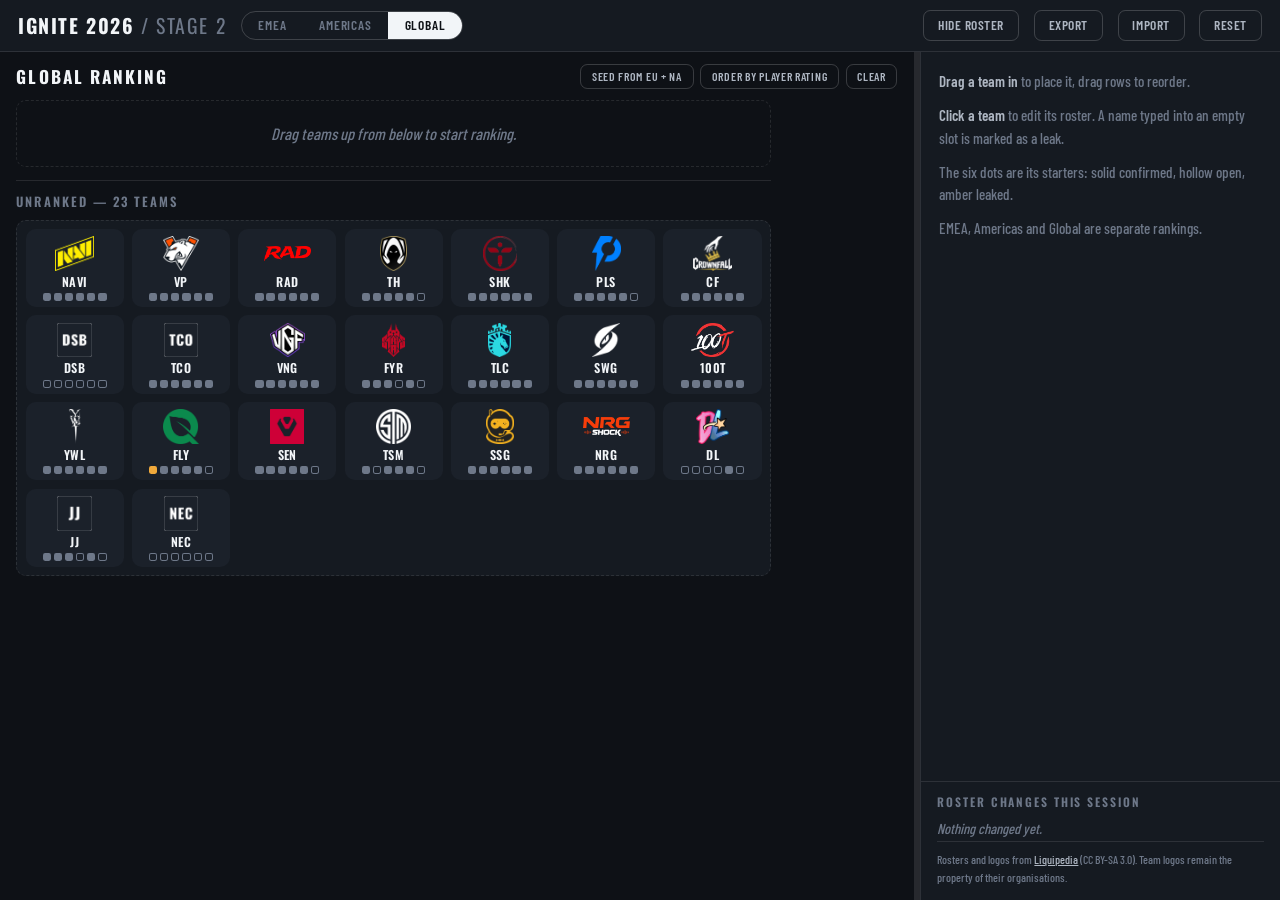
<file: docs/index.html>
<!doctype html>
<html lang="en">
<head>
<meta charset="utf-8">
<meta http-equiv="Cache-Control" content="no-cache">
<meta name="viewport" content="width=device-width,initial-scale=1">
<title>Ignite 2026 Stage 2 — Power Ranking</title>
<meta name="description" content="Drag-to-rank tier list for Marvel Rivals Ignite 2026 Stage 2, with live-editable rosters.">
<link rel="stylesheet" href="style.css?v=7f4ed13632">
</head>
<body>
<div class="app">
  <header>
    <div class="brand">Ignite 2026 <span>/ Stage 2</span></div>
    <div class="seg" id="modes">
      <button data-m="EU" aria-pressed="false">EMEA</button>
      <button data-m="NA" aria-pressed="false">Americas</button>
      <button data-m="GLOBAL" aria-pressed="true">Global</button>
    </div>
    <div class="spacer" style="flex:1"></div>
    <button class="tool" id="togglepanel">Hide roster</button>
    <button class="tool" id="export">Export</button>
    <button class="tool" id="import">Import</button>
    <button class="tool" id="reset">Reset</button>
    <input type="file" id="file" accept="application/json" hidden>
  </header>

  <div class="main">
    <div class="board" id="board"></div>
    <div class="resizer" id="resizer" title="Drag to resize. Double-click to reset."></div>
    <aside class="side">
      <div id="panel" class="hint">
        <p><b>Drag a team in</b> to place it, drag rows to reorder.</p>
        <p><b>Click a team</b> to edit its roster. A name typed into an empty slot
           is marked as a leak.</p>
        <p>The six dots are its starters: solid confirmed, hollow open, amber leaked.</p>
        <p>EMEA, Americas and Global are separate rankings.</p>
      </div>
      <div class="log">
        <h3>Roster changes this session</h3>
        <ol id="log"><li class="empty-note">Nothing changed yet.</li></ol>
        <p class="credit">Rosters and logos from
          <a href="https://liquipedia.net/marvelrivals/" rel="noopener">Liquipedia</a>
          (CC BY-SA 3.0). Team logos remain the property of their organisations.</p>
      </div>
    </aside>
  </div>
</div>
<script src="app.js?v=0f89e832b2"></script>
</body>
</html>
</file>
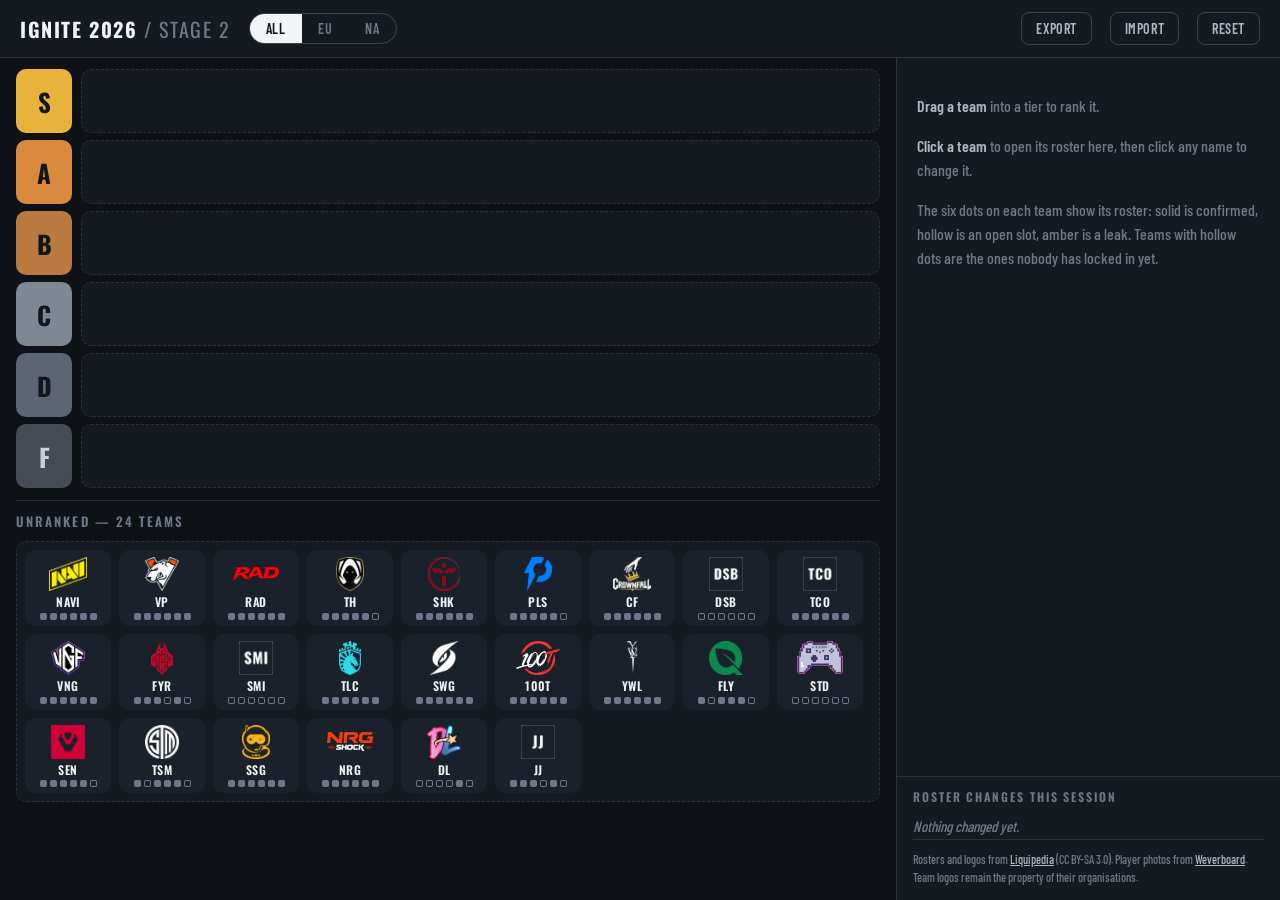
<file: site/index.html>
<!doctype html>
<html lang="en">
<head>
<meta charset="utf-8">
<meta name="viewport" content="width=device-width,initial-scale=1">
<title>Ignite 2026 Stage 2 — Power Ranking</title>
<meta name="description" content="Drag-to-rank tier list for Marvel Rivals Ignite 2026 Stage 2, with live-editable rosters.">
<link rel="stylesheet" href="style.css">
</head>
<body>
<div class="app">
  <header>
    <div class="brand">Ignite 2026 <span>/ Stage 2</span></div>
    <div class="seg" id="regions">
      <button data-r="ALL" aria-pressed="true">All</button>
      <button data-r="EU" aria-pressed="false">EU</button>
      <button data-r="NA" aria-pressed="false">NA</button>
    </div>
    <div class="spacer" style="flex:1"></div>
    <button class="tool" id="export">Export</button>
    <button class="tool" id="import">Import</button>
    <button class="tool" id="reset">Reset</button>
    <input type="file" id="file" accept="application/json" hidden>
  </header>

  <div class="main">
    <div class="board" id="board"></div>
    <aside class="side">
      <div id="panel" class="hint">
        <p><b>Drag a team</b> into a tier to rank it.</p>
        <p><b>Click a team</b> to open its roster here, then click any name to change it.</p>
        <p>The six dots on each team show its roster: solid is confirmed, hollow is an
           open slot, amber is a leak. Teams with hollow dots are the ones nobody
           has locked in yet.</p>
      </div>
      <div class="log">
        <h3>Roster changes this session</h3>
        <ol id="log"><li class="empty-note">Nothing changed yet.</li></ol>
        <p class="credit">Rosters and logos from
          <a href="https://liquipedia.net/marvelrivals/" rel="noopener">Liquipedia</a>
          (CC BY-SA 3.0). Player photos from
          <a href="https://arianwever.com/teams" rel="noopener">Weverboard</a>.
          Team logos remain the property of their organisations.</p>
      </div>
    </aside>
  </div>
</div>
<script src="app.js"></script>
</body>
</html>
</file>
<file: docs/style.css>
/* Ignite Stage 2 power ranking.
   Sized in rem off a viewport-scaled root, so the whole board grows on a large
   monitor instead of sitting tiny in the middle of it. */

@font-face { font-family:"Oswald"; src:url("fonts/Oswald[wght].ttf") format("truetype");
             font-weight:200 700; font-display:swap; }
@font-face { font-family:"Barlow C"; src:url("fonts/BarlowCondensed-Medium.ttf") format("truetype");
             font-weight:500; font-display:swap; }
@font-face { font-family:"Barlow C"; src:url("fonts/BarlowCondensed-SemiBold.ttf") format("truetype");
             font-weight:600; font-display:swap; }
@font-face { font-family:"Barlow C"; src:url("fonts/BarlowCondensed-Bold.ttf") format("truetype");
             font-weight:700; font-display:swap; }

:root{
  --bg:#0E1116; --panel:#151A21; --panel2:#1B212A;
  --line:rgba(255,255,255,.10); --line2:rgba(255,255,255,.18);
  --ink:#F2F5F8; --ink2:#AEB6C2; --ink3:#6E7889;
  --duelist:#E2523A; --vanguard:#4A90D9; --strategist:#3FB984;
  --leak:#F0A93B; --ok:#3FB984;
  --s:#E8B33A; --a:#D98A3D; --b:#B9793F; --c:#7E8794; --d:#5D6572; --f:#464C56;
  --r:.6rem; --panelw:384px;
}
/* everything downstream is rem, so this one line scales the whole board */
html{font-size:clamp(15px, 0.5vw + 10px, 24px)}
*{box-sizing:border-box}
html,body{height:100%}
body{
  margin:0;background:var(--bg);color:var(--ink);
  font-family:"Barlow C",system-ui,sans-serif;font-size:1rem;
  -webkit-font-smoothing:antialiased;overflow:hidden;
}
button,input{font:inherit;color:inherit}
button{background:none;border:0;cursor:pointer}
body.resizing{cursor:col-resize;user-select:none}
body.resizing *{pointer-events:none}
body.resizing #resizer{pointer-events:auto}

/* ---------- shell ---------- */
.app{display:grid;grid-template-rows:auto 1fr;height:100vh}
header{
  display:flex;align-items:center;gap:.9rem;flex-wrap:wrap;
  padding:.6rem 1.1rem;border-bottom:1px solid var(--line);background:var(--panel);
}
.brand{font-family:"Oswald";font-weight:700;font-size:1.2rem;letter-spacing:.08em;
       text-transform:uppercase;white-space:nowrap}
.brand span{color:var(--ink3);font-weight:400}
.seg{display:flex;border:1px solid var(--line2);border-radius:999px;
     overflow:hidden;flex:none}
.seg button{padding:.35rem 1rem;font-weight:600;font-size:.82rem;letter-spacing:.06em;
            text-transform:uppercase;color:var(--ink3);white-space:nowrap}
.seg button[aria-pressed="true"]{background:var(--ink);color:#0E1116}
.tool{padding:.4rem .85rem;border:1px solid var(--line2);border-radius:.45rem;
      font-weight:600;font-size:.82rem;letter-spacing:.04em;text-transform:uppercase;
      color:var(--ink2);white-space:nowrap;flex:none}
.tool:hover{border-color:var(--ink3);color:var(--ink)}
.tool.sm{padding:.28rem .65rem;font-size:.72rem;letter-spacing:.06em}

.main{display:grid;grid-template-columns:1fr .38rem var(--panelw);overflow:hidden}
body.panel-hidden .main{grid-template-columns:1fr 0 0}
body.panel-hidden .side,body.panel-hidden .resizer{display:none}
.board{overflow-y:auto;padding:.7rem 1rem 1.2rem;min-width:0}
.resizer{background:var(--line);cursor:col-resize;transition:background .12s}
.resizer:hover{background:var(--ink3)}
.side{border-left:1px solid var(--line);background:var(--panel);
      overflow-y:auto;display:flex;flex-direction:column;min-width:0}

/* ---------- ordered ranking ---------- */
.board-head{display:flex;align-items:center;gap:.9rem;flex-wrap:wrap;margin:0 0 .65rem}
.board-head h2{font-family:"Oswald";font-weight:700;font-size:1.05rem;letter-spacing:.12em;
               text-transform:uppercase;margin:0;color:var(--ink)}
.board-tools{display:flex;gap:.4rem;margin-left:auto;flex-wrap:wrap}

.ranking{list-style:none;margin:0 0 .25rem;padding:0}
.rank-row{
  display:flex;align-items:center;gap:.8rem;max-width:46rem;
  padding:.35rem .9rem .35rem .25rem;
  background:var(--panel);border:1px solid transparent;border-radius:var(--r);
  margin-bottom:.25rem;cursor:grab;position:relative;
}
.rank-row:hover{border-color:var(--line2)}
.rank-row:focus-visible,.team:focus-visible,.tool:focus-visible,
.seg button:focus-visible,.rk:focus-visible,.chip:focus-visible{
  outline:2px solid var(--ink);outline-offset:2px}
.rank-row.sel{border-color:var(--ink);background:#222A34}
.rank-row.drag{opacity:.35}
.rank-row.ins-before{box-shadow:0 -3px 0 -1px var(--leak)}
.rank-row.ins-after{box-shadow:0 3px 0 -1px var(--leak)}
.place{width:2.6rem;flex:none;text-align:center;font-family:"Oswald";font-weight:700;
       font-size:1.5rem;color:var(--ink);font-variant-numeric:tabular-nums}
.rank-row img{width:2.35rem;height:1.85rem;object-fit:contain;flex:none;pointer-events:none}
.rname{font-family:"Oswald";font-weight:600;font-size:1.05rem;letter-spacing:.03em;
       text-transform:uppercase;flex:1;min-width:0;pointer-events:none;
       overflow:hidden;text-overflow:ellipsis;white-space:nowrap}
.rank-row .reg{margin-left:auto}
.reg{font-size:.66rem;font-weight:700;letter-spacing:.12em;color:var(--ink3);
     border:1px solid var(--line);border-radius:.3rem;padding:.1rem .45rem;flex:none}
.drop-hint{padding:1.4rem;text-align:center;color:var(--ink3);font-style:italic;
           border:1px dashed var(--line);border-radius:var(--r);max-width:46rem}

/* ---------- pool ---------- */
.pool-wrap{margin-top:.8rem;border-top:1px solid var(--line);padding-top:.65rem;max-width:46rem}
.pool-title{font-family:"Oswald";font-weight:600;font-size:.78rem;letter-spacing:.16em;
            text-transform:uppercase;color:var(--ink3);margin:0 0 .55rem}
.pool{min-height:4.5rem;max-width:46rem;border:1px dashed var(--line);border-radius:var(--r);
      background:var(--panel);padding:.5rem;display:grid;
      grid-template-columns:repeat(auto-fill,minmax(5.8rem,1fr));gap:.5rem;
      align-content:flex-start}
.pool.over{border-color:var(--ink3);background:var(--panel2)}
.team{
  position:relative;padding:.4rem .25rem .3rem;border-radius:var(--r);
  background:var(--panel2);border:1px solid transparent;cursor:grab;
  display:flex;flex-direction:column;align-items:center;gap:.25rem;
}
.team:hover{border-color:var(--line2)}
.team.sel{border-color:var(--ink);background:#222A34}
.team.drag{opacity:.35}
.team img{width:2.85rem;height:2.1rem;object-fit:contain;pointer-events:none}
.team .nm{font-family:"Oswald";font-weight:600;font-size:.75rem;letter-spacing:.04em;
          text-transform:uppercase;text-align:center;line-height:1.15;
          color:var(--ink);pointer-events:none}

/* ---------- the six starter boxes ---------- */
/* Roster state only: solid confirmed, hollow open, amber leaked. */
.pips{display:flex;gap:.18rem;pointer-events:none;flex:none}
.pip{width:.5rem;height:.5rem;border-radius:.13rem;background:var(--ink3)}
.pip.empty{background:none;box-shadow:inset 0 0 0 1px var(--ink3)}
.pip.leak{background:var(--leak)}

/* ---------- roster panel ---------- */
.rp{padding:.8rem 1rem}
.rp-head{display:flex;align-items:center;gap:.7rem;margin-bottom:.2rem}
.rp-head img{width:3rem;height:2.5rem;object-fit:contain;flex:none}
.rp-name{font-family:"Oswald";font-weight:700;font-size:1.35rem;letter-spacing:.03em;
         text-transform:uppercase;line-height:1.05}
.rp-place{font-family:"Oswald";font-weight:600;font-size:.8rem;letter-spacing:.1em;
          text-transform:uppercase;color:var(--leak);margin-top:.1rem}
.rp-meta{font-size:.82rem;color:var(--ink3);letter-spacing:.08em;text-transform:uppercase;
         font-weight:600;margin-bottom:.7rem}
.rp-warn{background:rgba(240,169,59,.12);border:1px solid rgba(240,169,59,.4);
         color:var(--leak);border-radius:.45rem;padding:.5rem .6rem;font-size:.85rem;
         font-weight:600;margin-bottom:.7rem}
.rp-avg{display:flex;align-items:center;gap:.5rem;margin:-.3rem 0 .7rem;
        font-size:.82rem;color:var(--ink3);letter-spacing:.04em;
        text-transform:uppercase;font-weight:600}
.rp-avg b{font-family:"Oswald";font-size:.95rem;width:1.6rem;height:1.6rem;
          border-radius:.35rem;display:flex;align-items:center;justify-content:center;
          color:#12151A}
.rp-avg b[data-t="S"]{background:var(--s)} .rp-avg b[data-t="A"]{background:var(--a)}
.rp-avg b[data-t="B"]{background:var(--b)} .rp-avg b[data-t="C"]{background:var(--c)}
.rp-avg b[data-t="D"]{background:var(--d)}
.rp-avg b[data-t="F"]{background:var(--f);color:#C9CFD8}
.rp-avg span{text-transform:none;letter-spacing:0;font-weight:500}

.grp{margin-bottom:.55rem}
.grp-h{display:flex;align-items:center;gap:.45rem;margin-bottom:.25rem}
.grp-h img{width:1.15rem;height:1rem;object-fit:contain}
.grp-h span{font-family:"Oswald";font-weight:600;font-size:.72rem;letter-spacing:.16em;
            text-transform:uppercase}
.grp[data-r="DPS"] .grp-h span{color:var(--duelist)}
.grp[data-r="Tank"] .grp-h span{color:var(--vanguard)}
.grp[data-r="Support"] .grp-h span{color:var(--strategist)}
.grp[data-r="Flex"] .grp-h span{color:#9B7BD4}

.row{display:flex;align-items:center;gap:.35rem;padding:.12rem 0}
.row input{
  flex:1;min-width:6.5rem;background:var(--panel2);border:1px solid transparent;
  border-radius:.4rem;padding:.3rem .5rem;font-family:"Oswald";font-weight:500;
  font-size:.95rem;letter-spacing:.02em;
}
.row input:hover{border-color:var(--line)}
.row input:focus{outline:0;border-color:var(--ink);background:#232B36}
.row input::placeholder{color:var(--ink3);font-style:italic;font-weight:400}
.row.leak input{color:var(--leak)}
.row.empty input{border:1px dashed var(--line2)}

/* inline S..F picker: one click sets a rating instead of cycling to it */
.rate{display:flex;gap:.08rem;flex:none}
.rk{
  width:1.05rem;height:1.55rem;border-radius:.22rem;border:1px solid var(--line);
  font-family:"Oswald";font-weight:700;font-size:.72rem;color:var(--ink3);
  display:flex;align-items:center;justify-content:center;line-height:1;
}
.rk:hover:not(:disabled){border-color:var(--ink3);color:var(--ink)}
.rk:disabled{opacity:.22;cursor:default}
.rk.on{color:#12151A}
.rk.on[data-t="S"]{background:var(--s);border-color:var(--s)}
.rk.on[data-t="A"]{background:var(--a);border-color:var(--a)}
.rk.on[data-t="B"]{background:var(--b);border-color:var(--b)}
.rk.on[data-t="C"]{background:var(--c);border-color:var(--c)}
.rk.on[data-t="D"]{background:var(--d);border-color:var(--d)}
.rk.on[data-t="F"]{background:var(--f);border-color:var(--f);color:#C9CFD8}

.chip{
  width:3.5rem;flex:none;text-align:center;padding:.22rem 0;border-radius:.35rem;
  font-weight:700;font-size:.58rem;letter-spacing:.04em;text-transform:uppercase;
  border:1px solid var(--line);color:var(--ink3);
}
.chip[data-s="confirmed"]{color:var(--ok);border-color:rgba(63,185,132,.45)}
.chip[data-s="leaked"]{color:var(--leak);border-color:rgba(240,169,59,.5);
                       background:rgba(240,169,59,.10)}
.chip[data-s="open"]{color:var(--ink3);border-style:dashed}

.sub-h{font-family:"Oswald";font-weight:600;font-size:.72rem;letter-spacing:.16em;
       text-transform:uppercase;color:var(--ink3);margin:.65rem 0 .2rem}
.addbtn{width:100%;margin-top:.35rem;padding:.5rem;border:1px dashed var(--line2);
        border-radius:.45rem;color:var(--ink3);font-weight:600;font-size:.82rem;
        letter-spacing:.08em;text-transform:uppercase}
.addbtn:hover{border-color:var(--leak);color:var(--leak)}

/* ---------- change log ---------- */
.log{margin-top:auto;border-top:1px solid var(--line);padding:.65rem 1rem .8rem}
.log h3{font-family:"Oswald";font-weight:600;font-size:.72rem;letter-spacing:.16em;
        text-transform:uppercase;color:var(--ink3);margin:0 0 .45rem}
.log ol{list-style:none;margin:0;padding:0;max-height:9rem;overflow-y:auto}
.log li{display:flex;gap:.45rem;align-items:baseline;padding:.2rem 0;font-size:.88rem;
        border-bottom:1px solid var(--line)}
.log .t{color:var(--ink3);font-size:.72rem;font-weight:600;flex:none;width:2.6rem}
.log .from{color:var(--ink3);text-decoration:line-through}
.log .arw{color:var(--leak);font-weight:700}
.log .to{color:var(--ink);font-weight:600}
.log .team-tag{color:var(--ink3);font-size:.72rem;letter-spacing:.08em;
               text-transform:uppercase;font-weight:700}
.empty-note{color:var(--ink3);font-size:.88rem;font-style:italic}

.hint{padding:1.1rem;color:var(--ink3);font-size:.92rem;line-height:1.5}
.hint p{margin:0 0 .7rem}
.hint b{color:var(--ink2);font-weight:600}
.credit{margin:.6rem 0 0;font-size:.72rem;line-height:1.5;color:var(--ink3)}
.credit a{color:var(--ink2)}
.credit a:hover{color:var(--ink)}

/* team-chip average badge */
/* The badge deliberately overhangs the chip corner, so the chip must not clip
   it and it has to sit above neighbouring chips in the pool grid. */
.avg{
  position:absolute;top:-.3rem;right:-.3rem;width:1.15rem;height:1.15rem;
  border-radius:.3rem;font-family:"Oswald";font-weight:700;font-size:.72rem;
  color:#12151A;display:flex;align-items:center;justify-content:center;
  border:2px solid var(--panel2);pointer-events:none;z-index:3;
}
.team:has(.avg){z-index:2}
.rank-row .avg{position:static;border:0;width:1.35rem;height:1.35rem;flex:none}
.avg[data-t="S"]{background:var(--s)} .avg[data-t="A"]{background:var(--a)}
.avg[data-t="B"]{background:var(--b)} .avg[data-t="C"]{background:var(--c)}
.avg[data-t="D"]{background:var(--d)}
.avg[data-t="F"]{background:var(--f);color:#C9CFD8}

::-webkit-scrollbar{width:.55rem;height:.55rem}
::-webkit-scrollbar-thumb{background:#2A323D;border-radius:.4rem}
::-webkit-scrollbar-track{background:transparent}

@media (max-width:900px){
  .main{grid-template-columns:1fr}
  .resizer{display:none}
  .side{border-left:0;border-top:1px solid var(--line)}
}
@media (prefers-reduced-motion:reduce){*{transition:none!important}}
</file>
<file: site/style.css>
/* Ignite Stage 2 power-ranking board.
   Built to be looked at on a stream: dark, high contrast, large type, no chrome
   that competes with 24 different team brand colours. */

@font-face { font-family:"Oswald"; src:url("fonts/Oswald[wght].ttf") format("truetype");
             font-weight:200 700; font-display:swap; }
@font-face { font-family:"Barlow C"; src:url("fonts/BarlowCondensed-Medium.ttf") format("truetype");
             font-weight:500; font-display:swap; }
@font-face { font-family:"Barlow C"; src:url("fonts/BarlowCondensed-SemiBold.ttf") format("truetype");
             font-weight:600; font-display:swap; }
@font-face { font-family:"Barlow C"; src:url("fonts/BarlowCondensed-Bold.ttf") format("truetype");
             font-weight:700; font-display:swap; }

:root{
  --bg:#0E1116; --panel:#151A21; --panel2:#1B212A;
  --line:rgba(255,255,255,.10); --line2:rgba(255,255,255,.18);
  --ink:#F2F5F8; --ink2:#AEB6C2; --ink3:#6E7889;
  --duelist:#E2523A; --vanguard:#4A90D9; --strategist:#3FB984;
  --leak:#F0A93B; --ok:#3FB984;
  --s:#E8B33A; --a:#D98A3D; --b:#B9793F; --c:#7E8794; --d:#5D6572; --f:#464C56;
  --r:10px;
}
*{box-sizing:border-box}
html,body{height:100%}
body{
  margin:0; background:var(--bg); color:var(--ink);
  font-family:"Barlow C",system-ui,sans-serif; font-size:17px;
  -webkit-font-smoothing:antialiased; overflow:hidden;
}
button,input{font:inherit;color:inherit}
button{background:none;border:0;cursor:pointer}

/* ---------- shell ---------- */
.app{display:grid;grid-template-rows:auto 1fr;height:100vh}
header{
  display:flex;align-items:center;gap:18px;
  padding:12px 20px;border-bottom:1px solid var(--line);background:var(--panel);
}
.brand{font-family:"Oswald";font-weight:700;font-size:20px;letter-spacing:.08em;
       text-transform:uppercase;white-space:nowrap}
.brand span{color:var(--ink3);font-weight:400}
.spacer{flag:1;flex:1}
.seg{display:flex;border:1px solid var(--line2);border-radius:999px;overflow:hidden}
.seg button{padding:6px 16px;font-weight:600;font-size:14px;letter-spacing:.06em;
            text-transform:uppercase;color:var(--ink3)}
.seg button[aria-pressed="true"]{background:var(--ink);color:#0E1116}
.tool{padding:7px 14px;border:1px solid var(--line2);border-radius:8px;
      font-weight:600;font-size:14px;letter-spacing:.04em;text-transform:uppercase;
      color:var(--ink2)}
.tool:hover{border-color:var(--ink3);color:var(--ink)}

.main{display:grid;grid-template-columns:1fr 384px;overflow:hidden}
.board{overflow-y:auto;padding:11px 16px 18px}
.side{border-left:1px solid var(--line);background:var(--panel);
      overflow-y:auto;display:flex;flex-direction:column}

/* ---------- tiers ---------- */
.tier{display:grid;grid-template-columns:56px 1fr;gap:9px;margin-bottom:7px;
      align-items:stretch}
.tier-label{
  display:flex;align-items:center;justify-content:center;border-radius:var(--r);
  font-family:"Oswald";font-weight:700;font-size:25px;color:#12151A;
  user-select:none;
}
.tier[data-t="S"] .tier-label{background:var(--s)}
.tier[data-t="A"] .tier-label{background:var(--a)}
.tier[data-t="B"] .tier-label{background:var(--b)}
.tier[data-t="C"] .tier-label{background:var(--c)}
.tier[data-t="D"] .tier-label{background:var(--d)}
.tier[data-t="F"] .tier-label{background:var(--f);color:#C9CFD8}
.slot{
  min-height:64px;border:1px dashed var(--line);border-radius:var(--r);
  background:var(--panel);padding:6px;display:flex;flex-wrap:wrap;gap:8px;
  align-content:flex-start;transition:background .12s,border-color .12s;
}
.slot.over{border-color:var(--ink3);background:var(--panel2)}

.pool-wrap{margin-top:12px;border-top:1px solid var(--line);padding-top:10px}
.pool-title{font-family:"Oswald";font-weight:600;font-size:13px;letter-spacing:.16em;
            text-transform:uppercase;color:var(--ink3);margin:0 0 10px}
.pool{min-height:72px;border:1px dashed var(--line);border-radius:var(--r);
      background:var(--panel);padding:8px;display:flex;flex-wrap:wrap;gap:8px;
      align-content:flex-start}

/* ---------- team chip ---------- */
.team{
  position:relative;width:86px;padding:6px 4px 5px;border-radius:var(--r);
  background:var(--panel2);border:1px solid transparent;cursor:grab;
  display:flex;flex-direction:column;align-items:center;gap:4px;
  transition:border-color .12s,transform .08s;
}
.team:hover{border-color:var(--line2)}
.team.sel{border-color:var(--ink);background:#222A34}
.team.drag{opacity:.35}
.team img{width:46px;height:34px;object-fit:contain;pointer-events:none}
.team .nm{font-family:"Oswald";font-weight:600;font-size:12px;letter-spacing:.04em;
          text-transform:uppercase;text-align:center;line-height:1.15;
          color:var(--ink);pointer-events:none}
/* six dots = the 2-2-2 spine. Hollow means nobody has confirmed that slot,
   which is the thing you are actually ranking under. */
.pips{display:flex;gap:3px;pointer-events:none}
.pip{width:7px;height:7px;border-radius:2px;background:var(--ink3)}
.pip.empty{background:none;box-shadow:inset 0 0 0 1px var(--ink3)}
.pip.leak{background:var(--leak)}

/* ---------- roster panel ---------- */
.rp{padding:13px 16px}
.rp-head{display:flex;align-items:center;gap:12px;margin-bottom:4px}
.rp-head img{width:52px;height:44px;object-fit:contain}
.rp-name{font-family:"Oswald";font-weight:700;font-size:22px;letter-spacing:.03em;
         text-transform:uppercase;line-height:1.05}
.rp-meta{font-size:14px;color:var(--ink3);letter-spacing:.08em;text-transform:uppercase;
         font-weight:600;margin-bottom:14px}
.rp-warn{background:rgba(240,169,59,.12);border:1px solid rgba(240,169,59,.4);
         color:var(--leak);border-radius:8px;padding:8px 10px;font-size:14px;
         font-weight:600;margin-bottom:12px}

.grp{margin-bottom:9px}
.grp-h{display:flex;align-items:center;gap:8px;margin-bottom:5px}
.grp-h img{width:19px;height:16px;object-fit:contain}
.grp-h span{font-family:"Oswald";font-weight:600;font-size:12px;letter-spacing:.16em;
            text-transform:uppercase}
.grp[data-r="DPS"] .grp-h span{color:var(--duelist)}
.grp[data-r="Tank"] .grp-h span{color:var(--vanguard)}
.grp[data-r="Support"] .grp-h span{color:var(--strategist)}

.row{display:flex;align-items:center;gap:7px;padding:2px 0}
.row input{
  flex:1;background:var(--panel2);border:1px solid transparent;border-radius:7px;
  padding:5px 9px;font-family:"Oswald";font-weight:500;font-size:16px;
  letter-spacing:.02em;
}
.row input:hover{border-color:var(--line)}
.row input:focus{outline:0;border-color:var(--ink);background:#232B36}
.row input::placeholder{color:var(--ink3);font-style:italic;font-weight:400}
.row.leak input{color:var(--leak)}
.row.empty input{border:1px dashed var(--line2)}
.chip{
  width:70px;flex:none;text-align:center;padding:4px 0;border-radius:6px;
  font-weight:700;font-size:11px;letter-spacing:.1em;text-transform:uppercase;
  border:1px solid var(--line);color:var(--ink3);
}
.chip[data-s="confirmed"]{color:var(--ok);border-color:rgba(63,185,132,.45)}
.chip[data-s="leaked"]{color:var(--leak);border-color:rgba(240,169,59,.5);
                       background:rgba(240,169,59,.10)}
.chip[data-s="open"]{color:var(--ink3);border-style:dashed}

.sub-h{font-family:"Oswald";font-weight:600;font-size:12px;letter-spacing:.16em;
       text-transform:uppercase;color:var(--ink3);margin:11px 0 3px}
.addbtn{width:100%;margin-top:6px;padding:9px;border:1px dashed var(--line2);
        border-radius:8px;color:var(--ink3);font-weight:600;font-size:14px;
        letter-spacing:.08em;text-transform:uppercase}
.addbtn:hover{border-color:var(--leak);color:var(--leak)}

/* ---------- change log ---------- */
.log{margin-top:auto;border-top:1px solid var(--line);padding:11px 16px 14px}
.log h3{font-family:"Oswald";font-weight:600;font-size:12px;letter-spacing:.16em;
        text-transform:uppercase;color:var(--ink3);margin:0 0 8px}
.log ol{list-style:none;margin:0;padding:0;max-height:150px;overflow-y:auto}
.log li{display:flex;gap:8px;align-items:baseline;padding:4px 0;font-size:15px;
        border-bottom:1px solid var(--line)}
.log .t{color:var(--ink3);font-size:12px;font-weight:600;flex:none;width:56px}
.log .from{color:var(--ink3);text-decoration:line-through}
.log .arw{color:var(--leak);font-weight:700}
.log .to{color:var(--ink);font-weight:600}
.log .team-tag{color:var(--ink3);font-size:12px;letter-spacing:.08em;
               text-transform:uppercase;font-weight:700}
.empty-note{color:var(--ink3);font-size:15px;font-style:italic}

.hint{padding:20px;color:var(--ink3);font-size:16px;line-height:1.5}
.hint b{color:var(--ink2);font-weight:600}
::-webkit-scrollbar{width:10px;height:10px}
::-webkit-scrollbar-thumb{background:#2A323D;border-radius:6px}
::-webkit-scrollbar-track{background:transparent}

.credit{margin:10px 0 0;font-size:12px;line-height:1.5;color:var(--ink3)}
.credit a{color:var(--ink2)}
.credit a:hover{color:var(--ink)}
</file>
